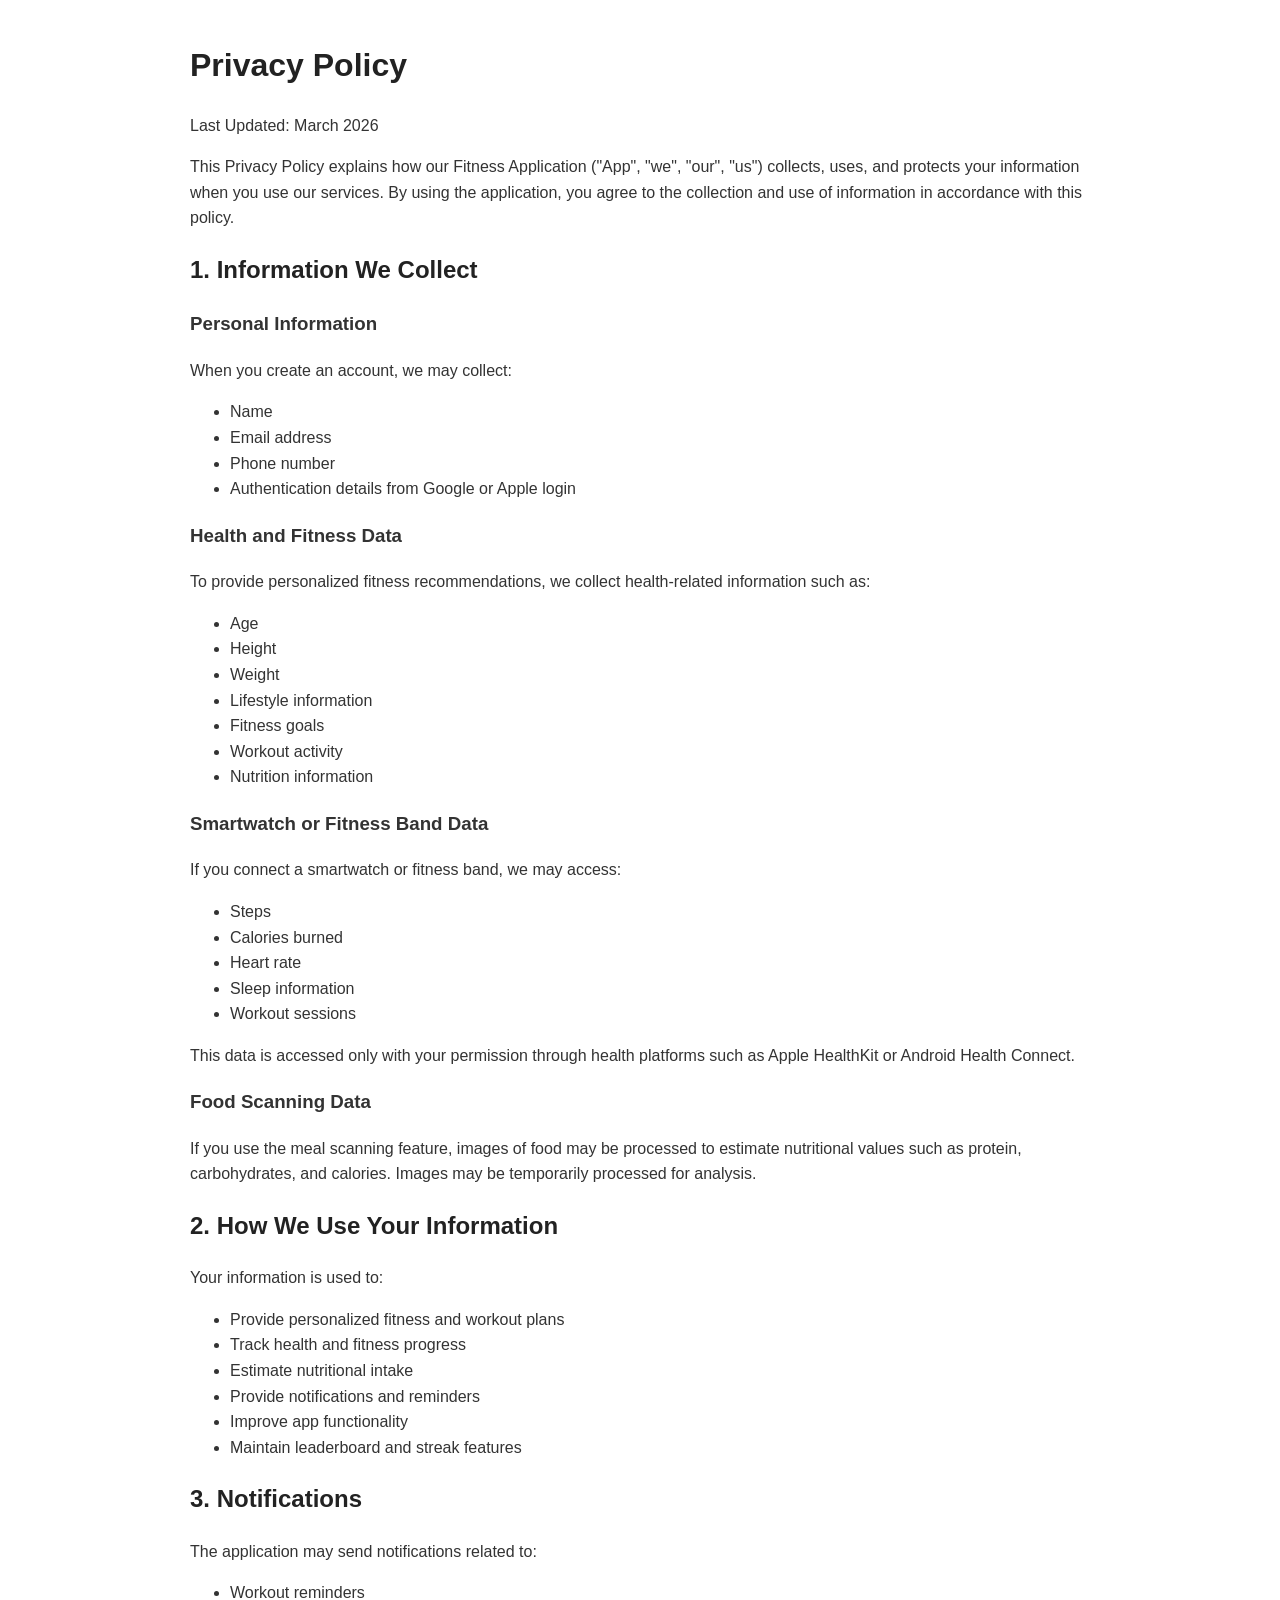
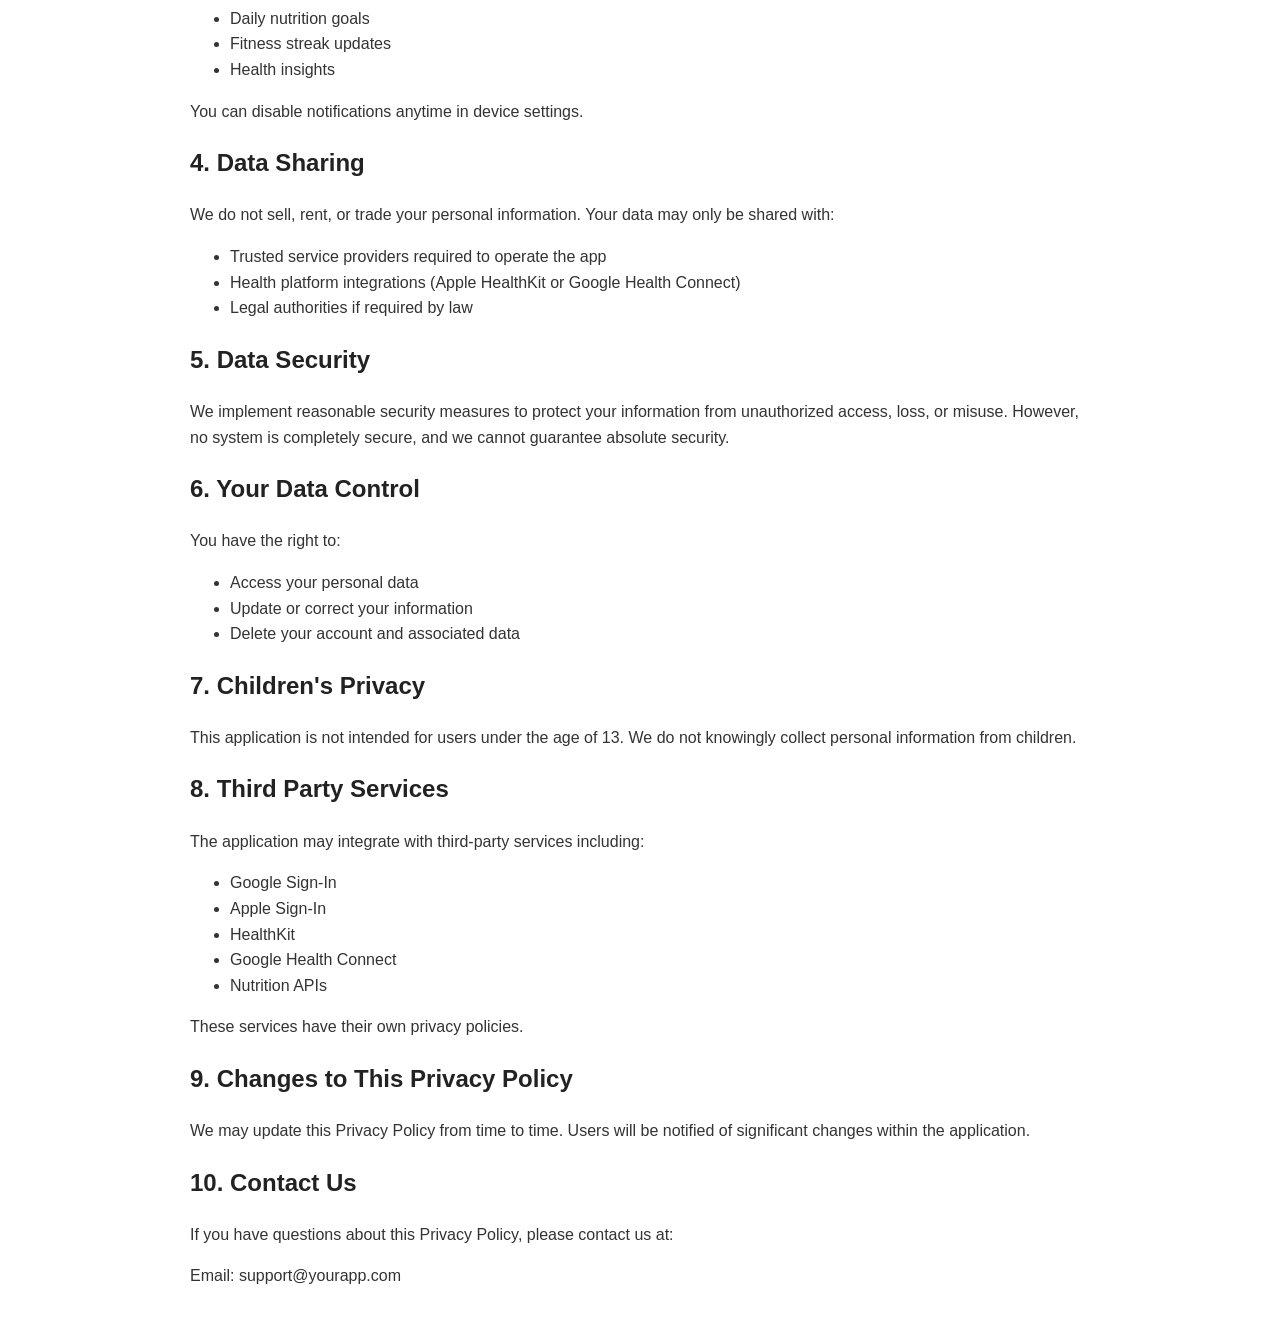
<file: index.html>
<!DOCTYPE html>
<html lang="en">
<head>
<meta charset="UTF-8">
<meta name="viewport" content="width=device-width, initial-scale=1.0">
<title>Privacy Policy</title>

<style>
body{
font-family: Arial, sans-serif;
line-height: 1.6;
margin:40px;
color:#333;
}
h1,h2{
color:#222;
}
.container{
max-width:900px;
margin:auto;
}
</style>

</head>

<body>

<div class="container">

<h1>Privacy Policy</h1>

<p>Last Updated: March 2026</p>

<p>
This Privacy Policy explains how our Fitness Application ("App", "we", "our", "us") collects,
uses, and protects your information when you use our services.
By using the application, you agree to the collection and use of information
in accordance with this policy.
</p>

<h2>1. Information We Collect</h2>

<h3>Personal Information</h3>
<p>When you create an account, we may collect:</p>

<ul>
<li>Name</li>
<li>Email address</li>
<li>Phone number</li>
<li>Authentication details from Google or Apple login</li>
</ul>

<h3>Health and Fitness Data</h3>
<p>
To provide personalized fitness recommendations, we collect health-related information such as:
</p>

<ul>
<li>Age</li>
<li>Height</li>
<li>Weight</li>
<li>Lifestyle information</li>
<li>Fitness goals</li>
<li>Workout activity</li>
<li>Nutrition information</li>
</ul>

<h3>Smartwatch or Fitness Band Data</h3>
<p>If you connect a smartwatch or fitness band, we may access:</p>

<ul>
<li>Steps</li>
<li>Calories burned</li>
<li>Heart rate</li>
<li>Sleep information</li>
<li>Workout sessions</li>
</ul>

<p>
This data is accessed only with your permission through health platforms such as
Apple HealthKit or Android Health Connect.
</p>

<h3>Food Scanning Data</h3>

<p>
If you use the meal scanning feature, images of food may be processed to estimate
nutritional values such as protein, carbohydrates, and calories.
Images may be temporarily processed for analysis.
</p>

<h2>2. How We Use Your Information</h2>

<p>Your information is used to:</p>

<ul>
<li>Provide personalized fitness and workout plans</li>
<li>Track health and fitness progress</li>
<li>Estimate nutritional intake</li>
<li>Provide notifications and reminders</li>
<li>Improve app functionality</li>
<li>Maintain leaderboard and streak features</li>
</ul>

<h2>3. Notifications</h2>

<p>
The application may send notifications related to:
</p>

<ul>
<li>Workout reminders</li>
<li>Daily nutrition goals</li>
<li>Fitness streak updates</li>
<li>Health insights</li>
</ul>

<p>You can disable notifications anytime in device settings.</p>

<h2>4. Data Sharing</h2>

<p>
We do not sell, rent, or trade your personal information.
Your data may only be shared with:
</p>

<ul>
<li>Trusted service providers required to operate the app</li>
<li>Health platform integrations (Apple HealthKit or Google Health Connect)</li>
<li>Legal authorities if required by law</li>
</ul>

<h2>5. Data Security</h2>

<p>
We implement reasonable security measures to protect your information from
unauthorized access, loss, or misuse. However, no system is completely secure,
and we cannot guarantee absolute security.
</p>

<h2>6. Your Data Control</h2>

<p>You have the right to:</p>

<ul>
<li>Access your personal data</li>
<li>Update or correct your information</li>
<li>Delete your account and associated data</li>
</ul>

<h2>7. Children's Privacy</h2>

<p>
This application is not intended for users under the age of 13.
We do not knowingly collect personal information from children.
</p>

<h2>8. Third Party Services</h2>

<p>
The application may integrate with third-party services including:
</p>

<ul>
<li>Google Sign-In</li>
<li>Apple Sign-In</li>
<li>HealthKit</li>
<li>Google Health Connect</li>
<li>Nutrition APIs</li>
</ul>

<p>
These services have their own privacy policies.
</p>

<h2>9. Changes to This Privacy Policy</h2>

<p>
We may update this Privacy Policy from time to time.
Users will be notified of significant changes within the application.
</p>

<h2>10. Contact Us</h2>

<p>
If you have questions about this Privacy Policy, please contact us at:
</p>

<p>Email: support@yourapp.com</p>

</div>

</body>
</html>
</file>
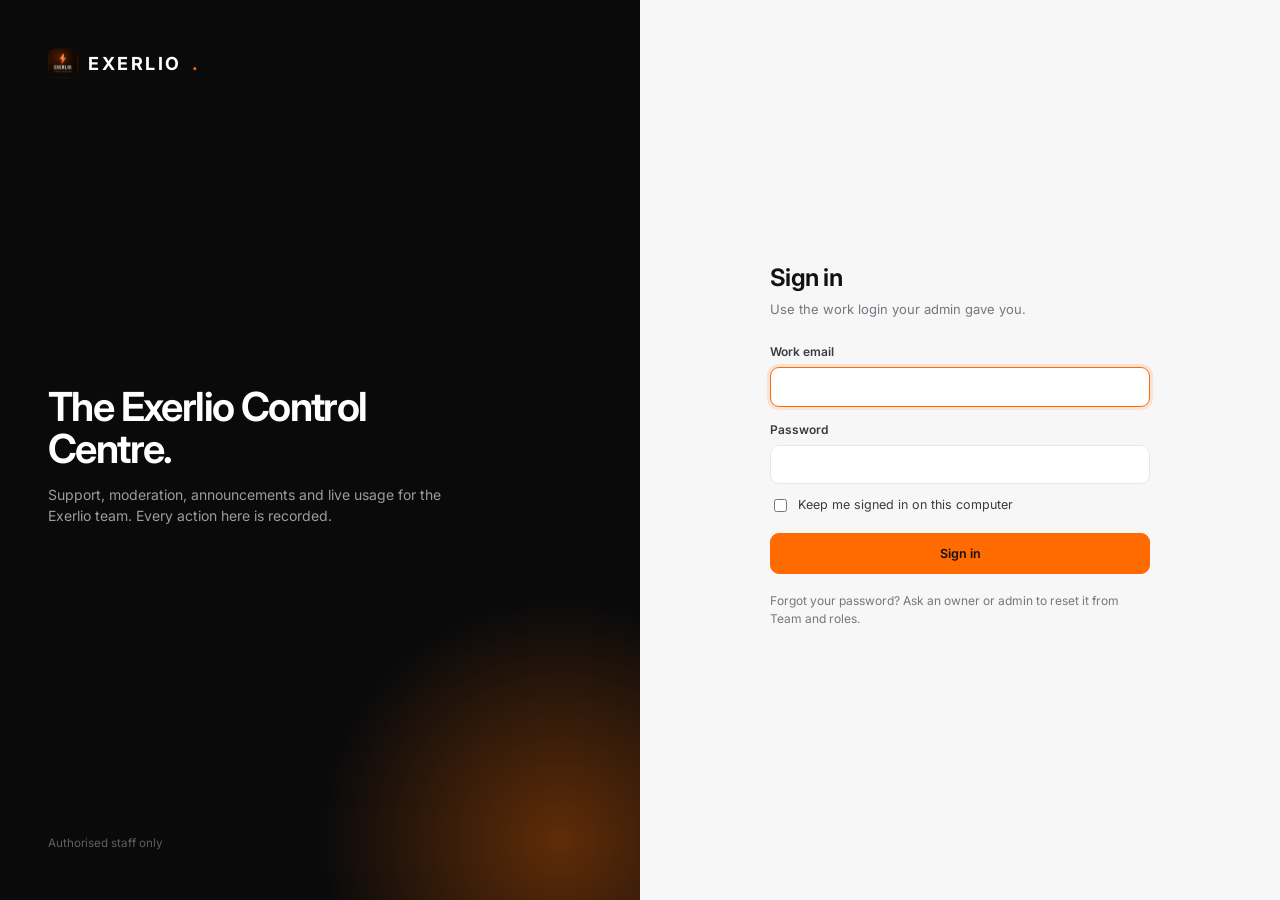
<file: admin_web/index.html>
<!doctype html>
<html lang="en">
<head>
<meta charset="utf-8">
<meta name="viewport" content="width=device-width, initial-scale=1, viewport-fit=cover">
<meta name="robots" content="noindex, nofollow">
<meta name="referrer" content="same-origin">
<meta name="exerlio-api" content="/api/exerlio/v1/">
<meta name="theme-color" content="#0a0a0b">
<title>Exerlio Control Centre</title>
<link rel="icon" href="assets/logo.png">
<link rel="preconnect" href="https://fonts.googleapis.com">
<link rel="preconnect" href="https://fonts.gstatic.com" crossorigin>
<link rel="stylesheet" href="https://fonts.googleapis.com/css2?family=Inter:wght@400;500;600;700&display=swap">
<link rel="stylesheet" href="assets/app.css?v=1">
</head>
<body>
<div id="app"><div class="loading">Loading…</div></div>
<noscript><p style="padding:24px">The Control Centre needs JavaScript turned on.</p></noscript>
<script type="module" src="assets/js/main.js?v=1"></script>
</body>
</html>
</file>
<file: admin_web/assets/app.css>
/* Exerlio Control Centre. Light, quiet, dense: black sidebar, orange only where it matters. */
:root {
  --bg: #f7f7f8; --surface: #fff; --ink: #111214; --ink-2: #3a3c40; --muted: #74777d; --faint: #a3a6ab;
  --line: #e8e8eb; --line-2: #f0f0f2; --soft: #f4f4f6; --orange: #ff6b00; --orange-ink: #b34b00; --orange-bg: #fff3ea;
  --green: #15805a; --green-bg: #e9f6f0; --red: #c23b3b; --red-bg: #fcefef; --amber: #a46500; --amber-bg: #fff6e0;
  --blue: #2a5bd7; --blue-bg: #edf2ff; --side: #0a0a0b; --side-2: #1b1b1d; --side-ink: #a9abaf;
  --r: 12px; --r-sm: 8px; --sidebar: 248px;
  --shadow: 0 1px 2px rgba(16, 18, 22, .04), 0 6px 20px rgba(16, 18, 22, .05);
  --font: Inter, -apple-system, BlinkMacSystemFont, "Segoe UI", Roboto, sans-serif;
}
* { box-sizing: border-box; }
html { -webkit-text-size-adjust: 100%; }
body { margin: 0; background: var(--bg); color: var(--ink); font: 14px/1.5 var(--font); min-width: 320px; overflow-x: hidden; }
button, input, select, textarea { font: inherit; color: inherit; }
button { cursor: pointer; }
a { color: inherit; }
img, video, svg { max-width: 100%; }
.hidden { display: none !important; }
.sr { position: absolute; width: 1px; height: 1px; overflow: hidden; clip: rect(0 0 0 0); }

/* ---------- sign-in ---------- */
.auth { min-height: 100vh; display: grid; grid-template-columns: minmax(0, 1fr) minmax(0, 1fr); }
.auth-side { background: var(--side); color: #fff; padding: 48px; display: flex; flex-direction: column; justify-content: space-between; position: relative; overflow: hidden; }
.auth-side::after { content: ""; position: absolute; width: 520px; height: 520px; right: -180px; bottom: -200px; border-radius: 50%;
  background: radial-gradient(circle, rgba(255,107,0,.35), rgba(255,107,0,0) 65%); }
.auth-side h1 { font-size: 40px; line-height: 1.05; letter-spacing: -.04em; font-weight: 650; margin: 0 0 14px; max-width: 420px; position: relative; z-index: 1; }
.auth-side p { color: #9a9ca1; max-width: 400px; margin: 0; position: relative; z-index: 1; }
.auth-main { display: grid; place-items: center; padding: 32px 20px; }
.auth-card { width: min(380px, 100%); }
.auth-card h2 { font-size: 24px; letter-spacing: -.03em; margin: 0 0 4px; font-weight: 650; }
.auth-card .sub { color: var(--muted); margin: 0 0 24px; font-size: 13px; }
.wordmark { font-weight: 700; letter-spacing: .14em; font-size: 18px; display: inline-flex; align-items: center; gap: 10px; }
.wordmark img { width: 30px; height: 30px; border-radius: 8px; }
.wordmark b { color: var(--orange); }
.form-error { background: var(--red-bg); color: var(--red); border-radius: var(--r-sm); padding: 10px 12px; font-size: 12.5px; margin-bottom: 14px; }

/* ---------- shell ---------- */
.sidebar { position: fixed; inset: 0 auto 0 0; width: var(--sidebar); background: var(--side); color: #fff; display: flex; flex-direction: column; z-index: 30; padding: 20px 14px; overflow-y: auto; }
.sidebar .wordmark { padding: 6px 10px 6px; color: #fff; }
.side-tag { font-size: 9.5px; letter-spacing: .16em; text-transform: uppercase; color: #6f7176; padding: 4px 10px 18px; }
.nav-label { font-size: 9.5px; letter-spacing: .15em; text-transform: uppercase; color: #67696e; padding: 14px 10px 6px; }
.nav a { display: flex; align-items: center; gap: 11px; padding: 9px 10px; border-radius: 9px; color: var(--side-ink); text-decoration: none; font-size: 13px; margin: 1px 0; position: relative; }
.nav a:hover { background: var(--side-2); color: #fff; }
.nav a.active { background: #232326; color: #fff; }
.nav a.active::before { content: ""; position: absolute; left: -14px; top: 9px; bottom: 9px; width: 3px; border-radius: 3px; background: var(--orange); }
.nav svg { width: 17px; height: 17px; flex: none; opacity: .8; }
.nav a.active svg { color: var(--orange); opacity: 1; }
.nav .count { margin-left: auto; background: var(--orange); color: #111; font-size: 10.5px; font-weight: 700; border-radius: 20px; padding: 1px 7px; }
.side-me { margin-top: auto; border-top: 1px solid #222326; padding: 14px 6px 2px; display: flex; align-items: center; gap: 10px; }
.side-me strong { display: block; font-size: 12.5px; }
.side-me small { color: #7c7e83; font-size: 11px; }
.avatar { width: 34px; height: 34px; border-radius: 50%; background: #2b2c30; color: #fff; display: grid; place-items: center; font-size: 11.5px; font-weight: 650; flex: none; overflow: hidden; }
.avatar img { width: 100%; height: 100%; object-fit: cover; }
.avatar.light { background: var(--soft); color: var(--ink-2); }
.avatar.lg { width: 56px; height: 56px; font-size: 18px; }

.main { margin-left: var(--sidebar); min-height: 100vh; }
.topbar { height: 64px; background: rgba(255,255,255,.92); backdrop-filter: blur(8px); border-bottom: 1px solid var(--line); display: flex; align-items: center; gap: 12px; padding: 0 28px; position: sticky; top: 0; z-index: 20; }
.crumb { font-size: 12.5px; color: var(--muted); flex: 1; min-width: 0; white-space: nowrap; overflow: hidden; text-overflow: ellipsis; }
.crumb b { color: var(--ink); font-weight: 600; }
.menu-btn { display: none; }
.content { max-width: 1480px; margin: 0 auto; padding: 26px 28px 60px; }
.overlay { display: none; }
.content:focus { outline: none; }
.auth .auth-card .mobile-logo { display: none; margin-bottom: 28px; }
@media (max-width: 980px) { .auth .auth-card .mobile-logo { display: block; } }

/* ---------- page bits ---------- */
.page-head { display: flex; justify-content: space-between; align-items: flex-end; gap: 16px; margin-bottom: 20px; flex-wrap: wrap; }
.eyebrow { font-size: 10px; letter-spacing: .15em; text-transform: uppercase; color: var(--muted); }
.page-head h1 { font-size: 26px; letter-spacing: -.04em; font-weight: 650; margin: 4px 0 2px; }
.page-head .sub { color: var(--muted); font-size: 13px; }
.actions { display: flex; gap: 8px; flex-wrap: wrap; align-items: center; }
.grid { display: grid; gap: 14px; }
.g4 { grid-template-columns: repeat(4, minmax(0, 1fr)); }
.g3 { grid-template-columns: repeat(3, minmax(0, 1fr)); }
.g2 { grid-template-columns: repeat(2, minmax(0, 1fr)); }
.g-wide { grid-template-columns: minmax(0, 1.6fr) minmax(280px, 1fr); }
.mt { margin-top: 14px; }
.mt2 { margin-top: 22px; }
.card { background: var(--surface); border: 1px solid var(--line); border-radius: var(--r); padding: 18px; min-width: 0; }
.card.flush { padding: 0; }
.card-head { display: flex; align-items: center; justify-content: space-between; gap: 10px; margin-bottom: 14px; flex-wrap: wrap; }
.card-title { font-size: 13.5px; font-weight: 650; }
.card-note { font-size: 11.5px; color: var(--muted); }
.stat { background: var(--surface); border: 1px solid var(--line); border-radius: var(--r); padding: 16px 18px; min-width: 0; }
.stat .label { font-size: 11.5px; color: var(--muted); display: flex; align-items: center; justify-content: space-between; gap: 6px; }
.stat .value { font-size: 27px; font-weight: 650; letter-spacing: -.04em; margin: 6px 0 2px; font-variant-numeric: tabular-nums; }
.stat .foot { font-size: 11.5px; color: var(--muted); }
.up { color: var(--green); font-weight: 600; }
.down { color: var(--red); font-weight: 600; }
.notice { border: 1px solid #ffdcc2; background: var(--orange-bg); color: #6d3a12; border-radius: 10px; padding: 11px 14px; font-size: 12.5px; margin-bottom: 14px; }
.notice.gray { border-color: var(--line); background: var(--soft); color: var(--ink-2); }
.empty { padding: 34px 16px; text-align: center; color: var(--muted); font-size: 13px; }
.muted { color: var(--muted); }
.small { font-size: 12px; }
.mono { font-family: ui-monospace, SFMono-Regular, Menlo, Consolas, monospace; font-size: 12px; }
.row { display: flex; align-items: center; gap: 10px; }
.row.between { justify-content: space-between; }
.wrap { flex-wrap: wrap; }
.grow { flex: 1; min-width: 0; }

/* ---------- controls ---------- */
.btn { text-decoration: none; border: 1px solid var(--ink); background: var(--ink); color: #fff; border-radius: 9px; padding: 9px 14px; font-size: 12.5px; font-weight: 600; display: inline-flex; align-items: center; gap: 7px; white-space: nowrap; line-height: 1.2; }
.btn:hover { opacity: .88; }
.btn.orange { background: var(--orange); border-color: var(--orange); color: #111; }
.btn.light { background: #fff; color: var(--ink); border-color: var(--line); }
.btn.light:hover { background: var(--soft); opacity: 1; }
.btn.danger { background: #fff; color: var(--red); border-color: #f0c9c9; }
.btn.sm { padding: 6px 10px; font-size: 11.5px; border-radius: 8px; }
.btn.block { width: 100%; justify-content: center; padding: 12px; }
.btn:disabled { opacity: .45; cursor: not-allowed; }
.input, .select, textarea.input { border: 1px solid var(--line); background: #fff; border-radius: 9px; padding: 9px 11px; font-size: 13px; outline: none; min-height: 38px; max-width: 100%; }
textarea.input { min-height: 96px; resize: vertical; width: 100%; line-height: 1.5; }
.input:focus, .select:focus, textarea.input:focus { border-color: var(--orange); box-shadow: 0 0 0 3px rgba(255,107,0,.14); }
.search { min-width: 240px; }
.field { display: grid; gap: 6px; margin-bottom: 14px; }
.field label { font-size: 12px; font-weight: 600; color: var(--ink-2); }
.field .input, .field .select { width: 100%; }
.field .hint { font-size: 11.5px; color: var(--muted); }
.check { display: flex; align-items: center; gap: 8px; font-size: 12.5px; color: var(--ink-2); }
.seg { display: inline-flex; background: var(--soft); border-radius: 9px; padding: 3px; gap: 2px; }
.seg button { border: 0; background: transparent; padding: 6px 11px; border-radius: 7px; font-size: 12px; color: var(--muted); font-weight: 550; }
.seg button.on { background: #fff; color: var(--ink); box-shadow: 0 1px 2px rgba(0,0,0,.08); }
.toolbar { display: flex; gap: 8px; flex-wrap: wrap; align-items: center; margin-bottom: 14px; }
.toolbar .spacer { flex: 1; }

/* ---------- pills ---------- */
.pill { display: inline-flex; align-items: center; gap: 5px; padding: 3px 8px; border-radius: 20px; background: var(--soft); color: var(--ink-2); font-size: 11px; font-weight: 600; white-space: nowrap; }
.pill::before { content: ""; width: 6px; height: 6px; border-radius: 50%; background: currentColor; opacity: .85; }
.pill.plain::before { display: none; }
.pill.green { background: var(--green-bg); color: var(--green); }
.pill.red { background: var(--red-bg); color: var(--red); }
.pill.orange { background: var(--orange-bg); color: var(--orange-ink); }
.pill.amber { background: var(--amber-bg); color: var(--amber); }
.pill.blue { background: var(--blue-bg); color: var(--blue); }

/* ---------- tables ---------- */
.table-wrap { overflow-x: auto; -webkit-overflow-scrolling: touch; }
table { width: 100%; border-collapse: collapse; }
th { text-align: left; color: var(--muted); font-size: 10.5px; text-transform: uppercase; letter-spacing: .07em; font-weight: 600; padding: 10px 12px; border-bottom: 1px solid var(--line); white-space: nowrap; background: #fcfcfd; }
td { padding: 11px 12px; border-bottom: 1px solid var(--line-2); font-size: 12.5px; vertical-align: middle; }
tbody tr:last-child td { border-bottom: 0; }
tr.click { cursor: pointer; }
tr.click:hover td { background: #fafafb; }
td.num, th.num { text-align: right; font-variant-numeric: tabular-nums; }
.person { display: flex; align-items: center; gap: 10px; min-width: 0; }
.person .avatar { width: 30px; height: 30px; font-size: 10.5px; }
.person strong { display: block; font-size: 12.5px; font-weight: 600; white-space: nowrap; overflow: hidden; text-overflow: ellipsis; }
.person small { display: block; font-size: 11.5px; color: var(--muted); white-space: nowrap; overflow: hidden; text-overflow: ellipsis; }
.pager { display: flex; align-items: center; justify-content: space-between; gap: 10px; padding: 12px; border-top: 1px solid var(--line); font-size: 12px; color: var(--muted); }

/* ---------- lists ---------- */
.list-item { display: flex; gap: 11px; padding: 11px 0; border-bottom: 1px solid var(--line-2); align-items: flex-start; }
.list-item:last-child { border-bottom: 0; }
.list-item strong { font-size: 12.5px; display: block; }
.list-item p { margin: 2px 0 0; font-size: 12px; color: var(--muted); }
.dot-ic { width: 28px; height: 28px; border-radius: 8px; background: var(--soft); display: grid; place-items: center; flex: none; color: var(--ink-2); }
.dot-ic svg { width: 15px; height: 15px; }
.kv { display: grid; grid-template-columns: 140px minmax(0, 1fr); gap: 8px 14px; font-size: 12.5px; }
.kv dt { color: var(--muted); }
.kv dd { margin: 0; overflow-wrap: anywhere; }

/* ---------- charts ---------- */
.chart { position: relative; height: 220px; }
.chart svg { width: 100%; height: 100%; overflow: visible; display: block; }
.chart .grid-line { stroke: #eeeef0; }
.chart .axis { fill: var(--faint); font-size: 10px; }
.chart .tip { position: absolute; pointer-events: none; background: var(--ink); color: #fff; font-size: 11.5px; padding: 6px 9px; border-radius: 7px; white-space: nowrap; transform: translate(-50%, -110%); opacity: 0; transition: opacity .1s; z-index: 2; }
.legend { display: flex; gap: 14px; flex-wrap: wrap; font-size: 11.5px; color: var(--muted); }
.legend i { display: inline-block; width: 10px; height: 3px; border-radius: 2px; margin-right: 6px; vertical-align: middle; }
.bar-row { display: grid; grid-template-columns: minmax(90px, 160px) minmax(0, 1fr) 54px; gap: 10px; align-items: center; font-size: 12px; padding: 5px 0; }
.bar-row .track { background: var(--soft); border-radius: 5px; height: 8px; overflow: hidden; }
.bar-row .fill { background: var(--ink); height: 100%; border-radius: 5px; }
.bar-row .fill.o { background: var(--orange); }
.bar-row .n { text-align: right; font-variant-numeric: tabular-nums; color: var(--ink-2); }
.spark { width: 110px; height: 28px; display: block; }
.funnel-step { margin-bottom: 10px; }
.funnel-step .row { font-size: 12px; margin-bottom: 4px; }
.funnel-bar { height: 26px; background: var(--soft); border-radius: 7px; overflow: hidden; }
.funnel-bar div { height: 100%; background: linear-gradient(90deg, #ff8a3a, var(--orange)); border-radius: 7px; min-width: 2px; }
.heat { display: grid; grid-template-columns: 34px repeat(24, minmax(0, 1fr)); gap: 3px; font-size: 9.5px; color: var(--faint); }
.heat span { aspect-ratio: 1; border-radius: 3px; background: var(--soft); }
.heat em { font-style: normal; align-self: center; }
.cohort td { text-align: center; font-size: 11.5px; padding: 8px 6px; }
.cohort td:first-child, .cohort th:first-child { text-align: left; }

/* ---------- tickets ---------- */
.tk-layout { display: grid; grid-template-columns: minmax(300px, 420px) minmax(0, 1fr); gap: 14px; align-items: start; }
.tk-list { max-height: calc(100vh - 230px); overflow-y: auto; }
.tk-row { padding: 13px 16px; border-bottom: 1px solid var(--line-2); cursor: pointer; display: grid; gap: 4px; }
.tk-row:hover { background: #fafafb; }
.tk-row.on { background: var(--orange-bg); box-shadow: inset 3px 0 0 var(--orange); }
.tk-row { min-width: 0; }
.tk-row .row > .t { flex: 1; min-width: 0; }
.tk-row .t { font-size: 13px; font-weight: 600; overflow: hidden; text-overflow: ellipsis; white-space: nowrap; }
.tk-row .m { font-size: 11.5px; color: var(--muted); display: flex; gap: 8px; align-items: center; flex-wrap: wrap; }
.thread { display: grid; gap: 12px; margin: 16px 0; }
.msg { max-width: 84%; border-radius: 12px; padding: 10px 13px; font-size: 13px; overflow-wrap: anywhere; }
.msg .text { white-space: pre-wrap; }
.msg .who { font-size: 11px; color: var(--muted); margin-bottom: 4px; white-space: normal; }
.msg.user { background: var(--soft); justify-self: start; border-top-left-radius: 4px; }
.msg.team { background: #111214; color: #f4f4f5; justify-self: end; border-top-right-radius: 4px; }
.msg.team .who { color: #9a9ca1; }
.msg.note { background: var(--amber-bg); color: #4d3500; justify-self: end; border: 1px dashed #e6c26b; }
.tk-side { display: grid; gap: 12px; }

/* ---------- moderation ---------- */
.mod-card { display: grid; grid-template-columns: 180px minmax(0, 1fr); gap: 16px; }
.mod-media { background: var(--soft); border-radius: 10px; aspect-ratio: 1; overflow: hidden; display: grid; place-items: center; color: var(--faint); font-size: 12px; }
.mod-media img, .mod-media video { width: 100%; height: 100%; object-fit: cover; }
.quote { background: var(--soft); border-radius: 10px; padding: 10px 12px; font-size: 13px; white-space: pre-wrap; overflow-wrap: anywhere; }

/* ---------- timeline ---------- */
.session { border: 1px solid var(--line); border-radius: 10px; margin-bottom: 10px; overflow: hidden; }
.session > summary { list-style: none; cursor: pointer; padding: 11px 14px; display: flex; gap: 10px; align-items: center; flex-wrap: wrap; background: #fcfcfd; font-size: 12.5px; }
.session > summary::-webkit-details-marker { display: none; }
.session ol { list-style: none; margin: 0; padding: 6px 14px 12px; }
.session li { display: grid; grid-template-columns: 70px minmax(0, 1fr); gap: 10px; padding: 5px 0; font-size: 12.5px; border-bottom: 1px dashed var(--line-2); }
.session li:last-child { border-bottom: 0; }
.session li time { color: var(--faint); font-variant-numeric: tabular-nums; font-size: 11.5px; }
.session li.key { font-weight: 600; }

/* ---------- modal / toast ---------- */
.modal-bg { position: fixed; inset: 0; background: rgba(10,10,12,.5); z-index: 60; display: flex; align-items: center; justify-content: center; padding: 18px; }
.modal { width: min(520px, 100%); background: #fff; border-radius: 14px; box-shadow: 0 30px 80px rgba(0,0,0,.25); max-height: 90vh; display: flex; flex-direction: column; }
.modal header { display: flex; justify-content: space-between; align-items: center; padding: 18px 20px 6px; }
.modal header h2 { font-size: 17px; margin: 0; letter-spacing: -.02em; }
.modal .body { padding: 10px 20px; overflow-y: auto; }
.modal footer { padding: 12px 20px 18px; display: flex; justify-content: flex-end; gap: 8px; }
.x { border: 0; background: var(--soft); width: 30px; height: 30px; border-radius: 8px; font-size: 16px; line-height: 1; }
.secret { display: flex; gap: 8px; align-items: center; background: var(--soft); border-radius: 9px; padding: 10px 12px; font-family: ui-monospace, Menlo, Consolas, monospace; font-size: 15px; letter-spacing: .04em; }
.toast { position: fixed; right: 22px; bottom: 22px; background: var(--ink); color: #fff; padding: 11px 16px; border-radius: 10px; font-size: 12.5px; z-index: 90; box-shadow: var(--shadow); max-width: min(420px, calc(100vw - 32px)); animation: pop .18s ease-out; }
.toast.err { background: var(--red); }
@keyframes pop { from { transform: translateY(8px); opacity: 0; } }
.loading { padding: 40px; text-align: center; color: var(--faint); }
.skeleton { background: linear-gradient(90deg, #f0f0f2, #f7f7f8, #f0f0f2); background-size: 200% 100%; animation: sk 1.2s infinite; border-radius: 8px; }
@keyframes sk { to { background-position: -200% 0; } }
.live-dot { width: 8px; height: 8px; border-radius: 50%; background: var(--green); display: inline-block; box-shadow: 0 0 0 0 rgba(21,128,90,.5); animation: pulse 1.8s infinite; }
@keyframes pulse { 70% { box-shadow: 0 0 0 8px rgba(21,128,90,0); } 100% { box-shadow: 0 0 0 0 rgba(21,128,90,0); } }
.perm-grid td { text-align: center; }
.perm-grid td:first-child { text-align: left; }
.tick { color: var(--green); font-weight: 700; }
.tabs { display: flex; gap: 2px; border-bottom: 1px solid var(--line); margin-bottom: 16px; overflow-x: auto; overflow-y: hidden; scrollbar-width: none; }
.tabs button { border: 0; background: none; padding: 10px 14px; font-size: 13px; color: var(--muted); border-bottom: 2px solid transparent; margin-bottom: -1px; white-space: nowrap; }
.tabs button.on { color: var(--ink); border-bottom-color: var(--orange); font-weight: 600; }

/* ---------- responsive ---------- */
@media (max-width: 1200px) {
  .g4 { grid-template-columns: repeat(2, minmax(0, 1fr)); }
  .g-wide, .g3 { grid-template-columns: minmax(0, 1fr); }
}
@media (max-width: 1240px) {
  .tk-layout { grid-template-columns: minmax(0, 1fr); }
  .tk-list { max-height: 380px; }
}
@media (max-width: 980px) {
  .auth { grid-template-columns: minmax(0, 1fr); }
  .auth-side { display: none; }
}
@media (max-width: 760px) {
  .sidebar { transform: translateX(-100%); transition: transform .22s; width: min(280px, 86vw); }
  .sidebar.open { transform: none; }
  .overlay.show { display: block; position: fixed; inset: 0; background: rgba(0,0,0,.45); z-index: 25; }
  .main { margin-left: 0; }
  .menu-btn { display: inline-grid; place-items: center; width: 36px; height: 36px; border: 1px solid var(--line); background: #fff; border-radius: 9px; }
  .topbar { padding: 0 14px; height: 58px; }
  .content { padding: 18px 12px 48px; }
  .g4, .g2 { grid-template-columns: repeat(2, minmax(0, 1fr)); gap: 10px; }
  .stat { padding: 13px; }
  .stat .value { font-size: 22px; }
  .page-head h1 { font-size: 22px; }
  .search { min-width: 0; width: 100%; }
  .toolbar > * { flex: 1 1 auto; }
  .mod-card { grid-template-columns: minmax(0, 1fr); }
  .mod-media { aspect-ratio: 16 / 10; }
  .kv { grid-template-columns: 110px minmax(0, 1fr); }
  .modal-bg { align-items: flex-end; padding: 0; }
  .modal { border-radius: 16px 16px 0 0; max-height: 92vh; }
  .msg { max-width: 94%; }
  .toast { left: 12px; right: 12px; bottom: 12px; }
}
@media (max-width: 420px) {
  .g4, .g2 { grid-template-columns: minmax(0, 1fr); }
}
@media (prefers-reduced-motion: reduce) { *, *::before, *::after { animation: none !important; transition: none !important; } }
</file>
